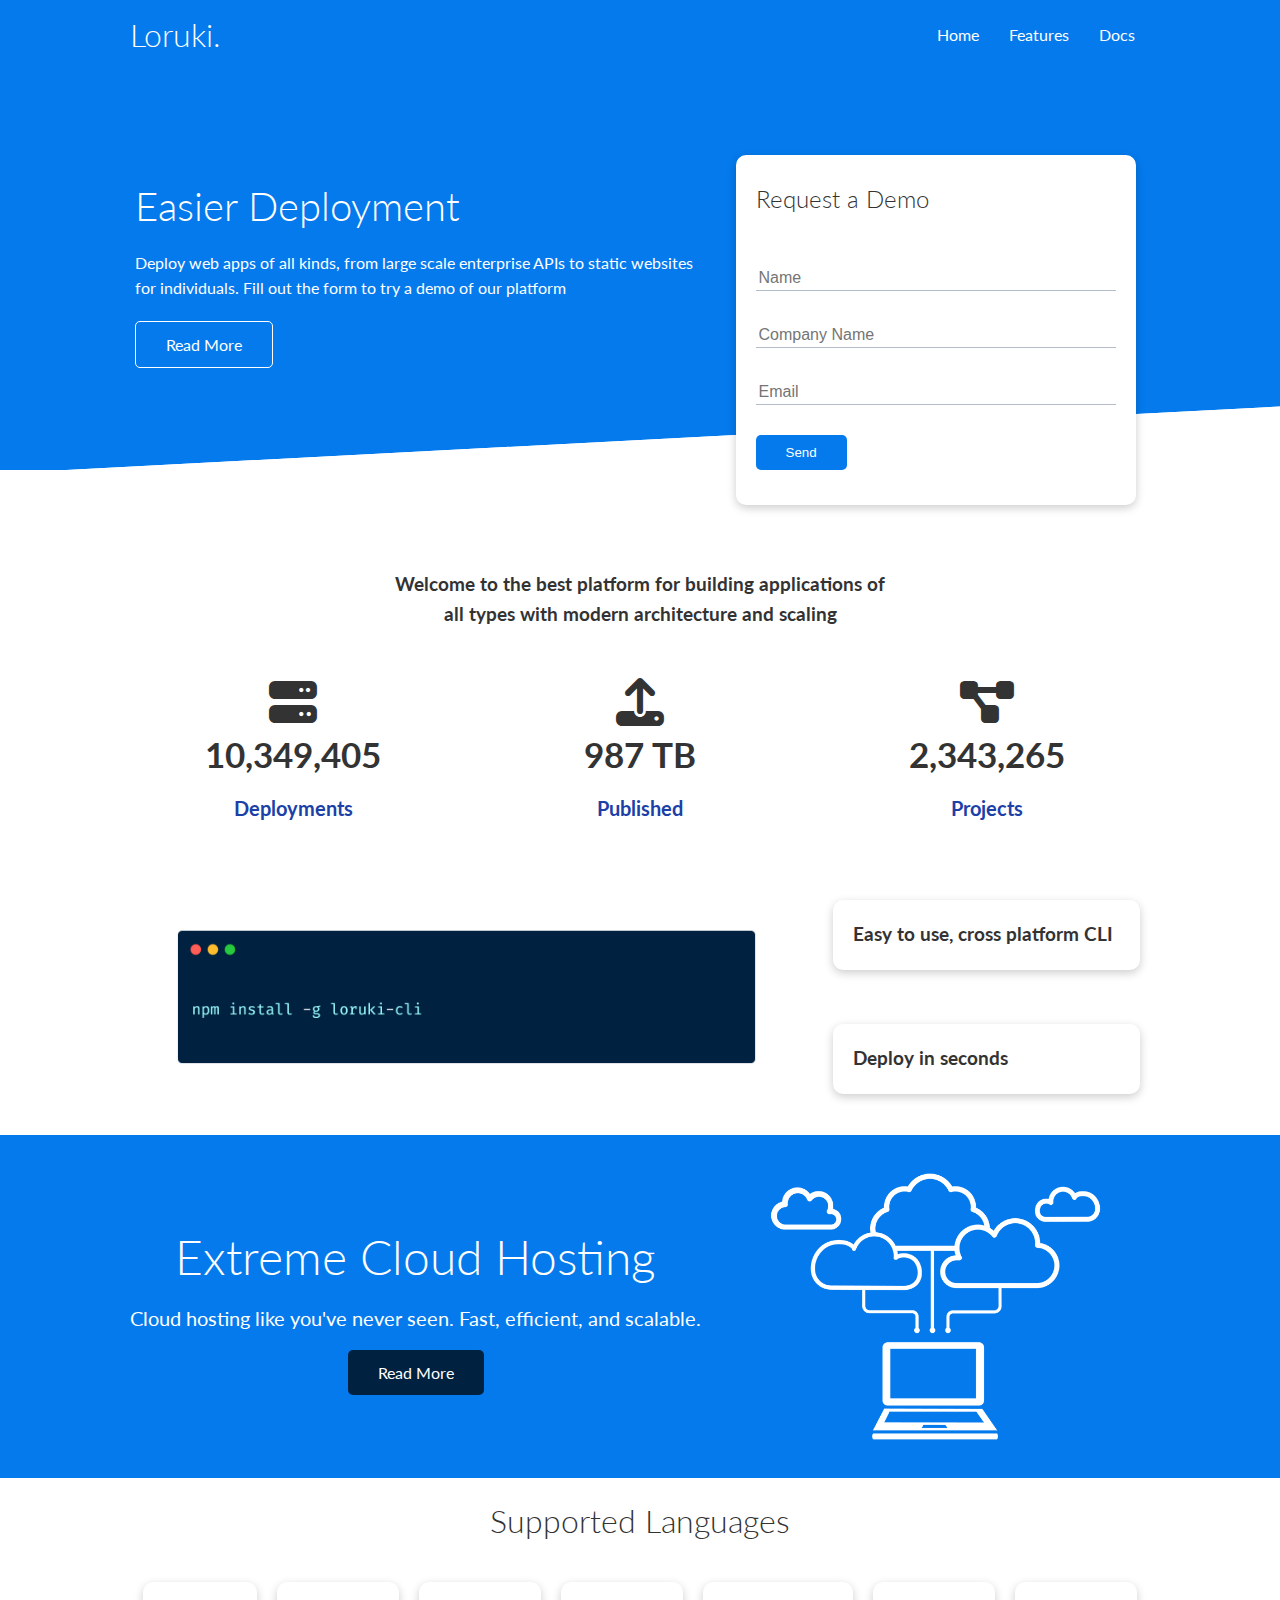
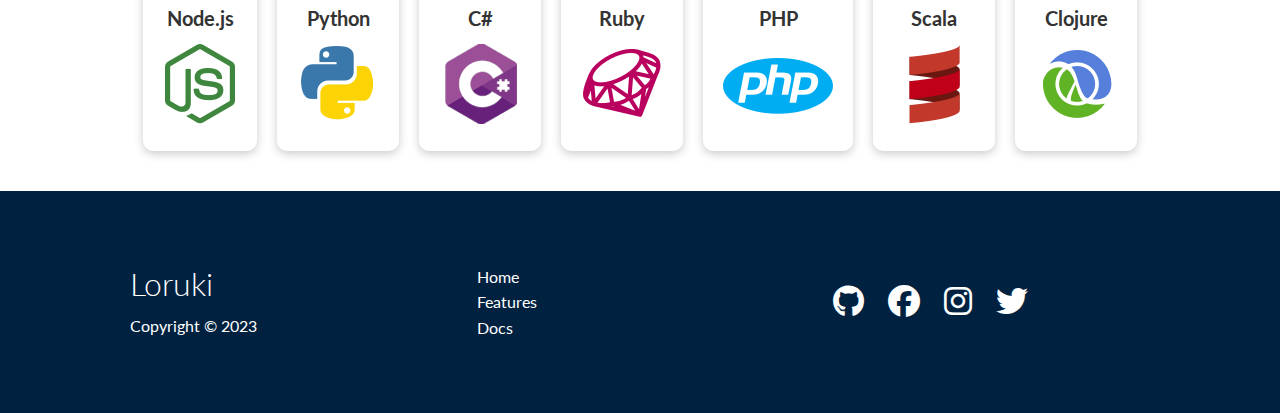
<file: index.html>
<!DOCTYPE html>
<html lang="en">
  <head>
    <meta charset="UTF-8" />
    <meta name="viewport" content="width=device-width, initial-scale=1.0" />
    <title>Loruki | Cloud Hosting for Everyone</title>
    <link rel="stylesheet" href="css/style.css" />
    <link rel="stylesheet" href="css/utilities.css" />
    <link
      rel="stylesheet"
      href="https://cdnjs.cloudflare.com/ajax/libs/font-awesome/6.4.0/css/all.min.css"
    />
  </head>
  <body>
    <!-- Navbar -->
    <div class="navbar">
      <div class="container flex">
        <h1 class="logo">Loruki.</h1>
        <nav>
          <ul>
            <li><a href="index.html">Home</a></li>
            <li><a href="features.html">Features</a></li>
            <li><a href="docs.html">Docs</a></li>
          </ul>
        </nav>
      </div>
    </div>

    <!-- Showcase -->
    <section class="showcase">
      <div class="container grid">
        <div class="showcase-text">
          <h1>Easier Deployment</h1>
          <p>
            Deploy web apps of all kinds, from large scale enterprise APIs to
            static websites for individuals. Fill out the form to try a demo of
            our platform
          </p>
          <a href="features.html" class="btn btn-outline">Read More</a>
        </div>
        <div class="showcase-form card">
          <h2>Request a Demo</h2>
          <form
            name="contact"
            method="POST"
            netlify-honeypot="bot-field"
            data-netlify="true"
          >
            <input type="hidden" name="form-name" value="contact" />
            <p class="hidden">
              <label
                >Don't fill this out if you're human: <input name="bot-field"
              /></label>
            </p>
            <div class="form-control">
              <input type="text" name="name" placeholder="Name" required />
            </div>
            <div class="form-control">
              <input
                type="text"
                name="company"
                placeholder="Company Name"
                required
              />
            </div>
            <div class="form-control">
              <input type="email" name="email" placeholder="Email" required />
            </div>
            <input type="submit" value="Send" class="btn btn-primary" />
          </form>
        </div>
      </div>
    </section>
    <!-- Stats -->
    <section class="stats">
      <div class="container">
        <h3 class="stats-heading text-center">
          Welcome to the best platform for building applications of all types
          with modern architecture and scaling
        </h3>

        <div class="grid grid-3 text-center my-4">
          <div>
            <i class="fas fa-server fa-3x"></i>
            <h3>10,349,405</h3>
            <p class="text-secondary">Deployments</p>
          </div>
          <div>
            <i class="fas fa-upload fa-3x"></i>
            <h3>987 TB</h3>
            <p class="text-secondary">Published</p>
          </div>
          <div>
            <i class="fas fa-project-diagram fa-3x"></i>
            <h3>2,343,265</h3>
            <p class="text-secondary">Projects</p>
          </div>
        </div>
      </div>
    </section>

    <!-- Cli -->
    <section class="cli">
      <div class="container grid">
        <img src="images/cli.png" alt="" />
        <div class="card">
          <h3>Easy to use, cross platform CLI</h3>
        </div>
        <div class="card">
          <h3>Deploy in seconds</h3>
        </div>
      </div>
    </section>

    <!-- Cloud -->
    <section class="cloud bg-primary my-2 py-2">
      <div class="container grid">
        <div class="text-center">
          <h2 class="lg">Extreme Cloud Hosting</h2>
          <p class="lead my-1">
            Cloud hosting like you've never seen. Fast, efficient, and scalable.
          </p>
          <a href="features.html" class="btn btn-dark">Read More</a>
        </div>
        <img src="images/cloud.png" alt="" />
      </div>
    </section>

    <!-- Languages -->
    <section class="languages">
      <h2 class="md text-center my-2">Supported Languages</h2>
      <div class="container flex">
        <div class="card">
          <h4>Node.js</h4>
          <img src="images/logos/node.png" alt="" />
        </div>
        <div class="card">
          <h4>Python</h4>
          <img src="images/logos/python.png" alt="" />
        </div>
        <div class="card">
          <h4>C#</h4>
          <img src="images/logos/csharp.png" alt="" />
        </div>
        <div class="card">
          <h4>Ruby</h4>
          <img src="images/logos/ruby.png" alt="" />
        </div>
        <div class="card">
          <h4>PHP</h4>
          <img src="images/logos/php.png" alt="" />
        </div>
        <div class="card">
          <h4>Scala</h4>
          <img src="images/logos/scala.png" alt="" />
        </div>
        <div class="card">
          <h4>Clojure</h4>
          <img src="images/logos/clojure.png" alt="" />
        </div>
      </div>
    </section>

    <!-- Footer -->
    <footer class="footer bg-dark py-5">
      <div class="container grid grid-3">
        <div>
          <h1>Loruki</h1>
          <p>Copyright &copy; 2023</p>
        </div>
        <nav>
          <ul>
            <li><a href="index.html">Home</a></li>
            <li><a href="features.html">Features</a></li>
            <li><a href="docs.html">Docs</a></li>
          </ul>
        </nav>
        <div class="social">
          <a href="#"><i class="fab fa-github fa-2x"></i></a>
          <a href="#"><i class="fab fa-facebook fa-2x"></i></a>
          <a href="#"><i class="fab fa-instagram fa-2x"></i></a>
          <a href="#"><i class="fab fa-twitter fa-2x"></i></a>
        </div>
      </div>
    </footer>
  </body>
</html>
</file>
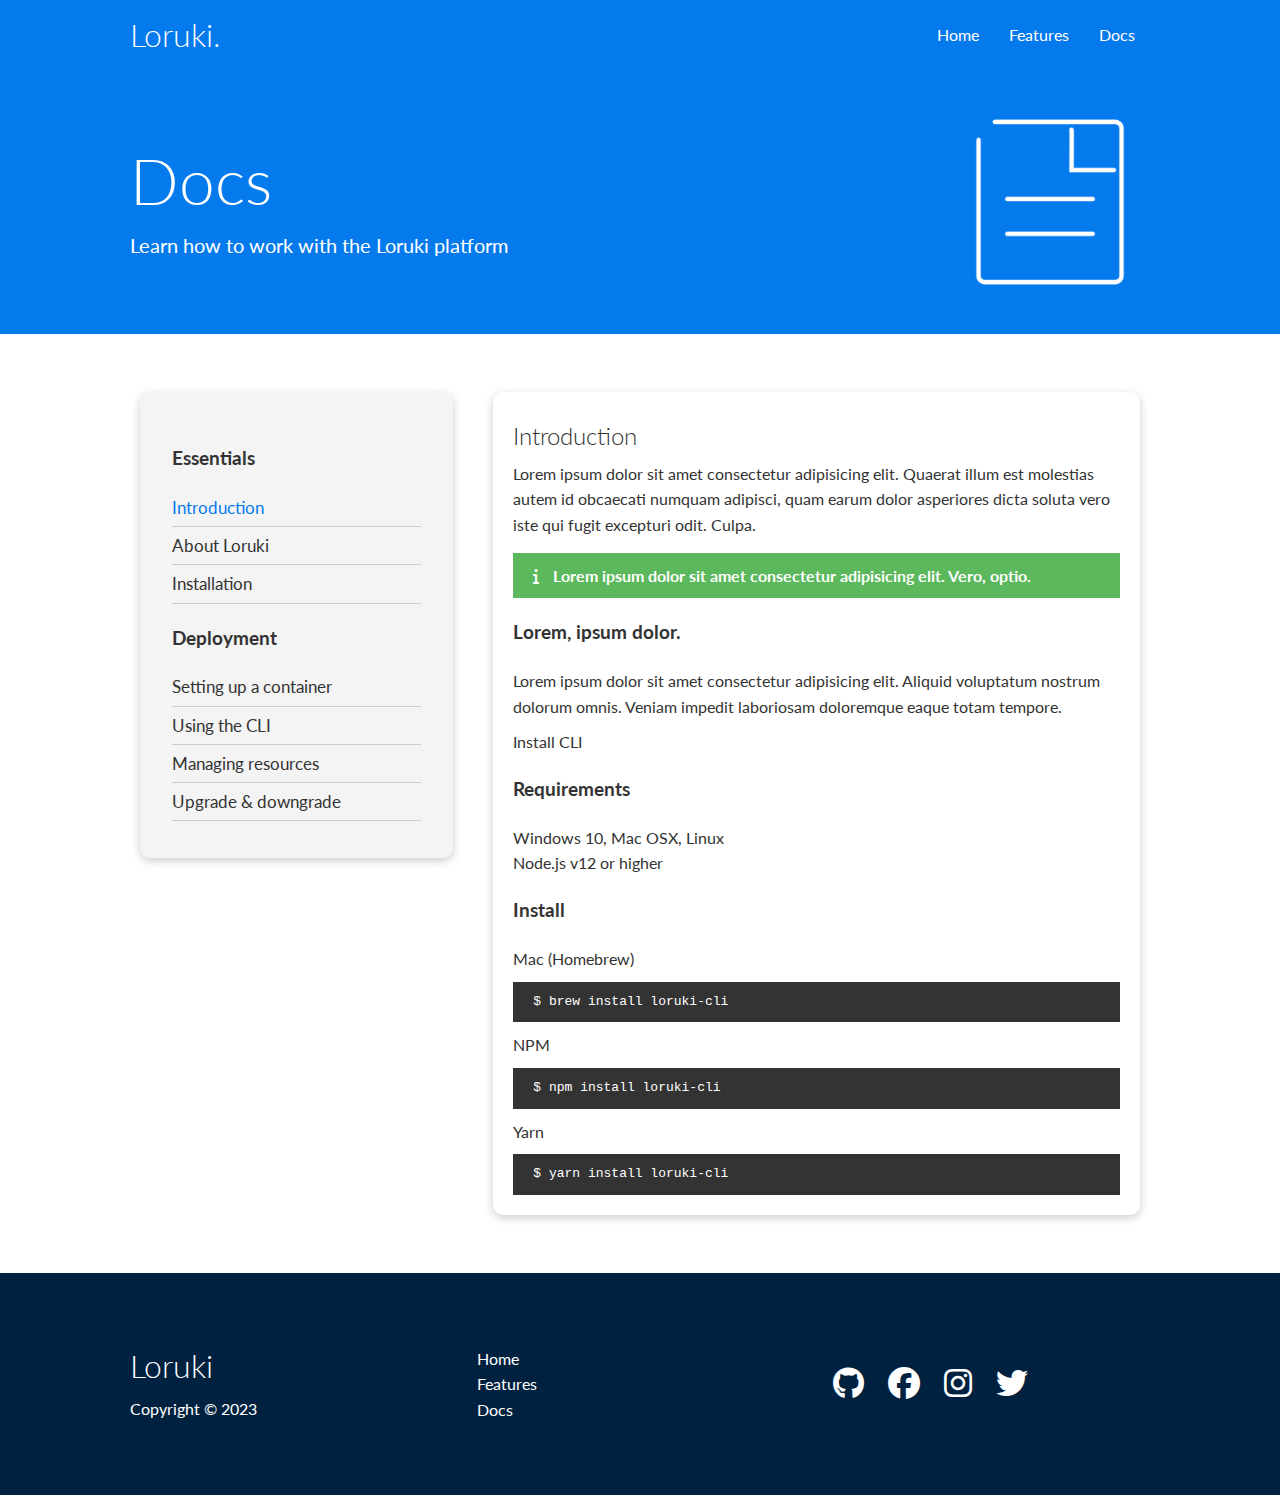
<file: docs.html>
<!DOCTYPE html>
<html lang="en">
  <head>
    <meta charset="UTF-8" />
    <meta name="viewport" content="width=device-width, initial-scale=1.0" />
    <title>Loruki | Cloud Hosting for Everyone</title>
    <link
      rel="stylesheet"
      href="https://cdnjs.cloudflare.com/ajax/libs/font-awesome/6.4.0/css/all.min.css"
    />
    <link rel="stylesheet" href="css/utilities.css" />
    <link rel="stylesheet" href="css/style.css" />
  </head>
  <body>
    <!-- Navbar -->
    <div class="navbar">
      <div class="container flex">
        <h1 class="logo">Loruki.</h1>
        <nav>
          <ul>
            <li><a href="index.html">Home</a></li>
            <li><a href="features.html">Features</a></li>
            <li><a href="docs.html">Docs</a></li>
          </ul>
        </nav>
      </div>
    </div>

    <!-- Head -->
    <section class="docs-head bg-primary py-3">
      <div class="container grid">
        <div>
          <h1 class="xl">Docs</h1>
          <p class="lead">Learn how to work with the Loruki platform</p>
        </div>
        <img src="images/docs.png" alt="" />
      </div>
    </section>

    <!-- Docs Main -->
    <section class="docs-main my-4">
      <div class="container grid">
        <div class="card bg-light p-3">
          <h3 class="my-2">Essentials</h3>
          <nav>
            <ul>
              <li><a class="text-primary" href="#">Introduction</a></li>
              <li><a href="#">About Loruki</a></li>
              <li><a href="#">Installation</a></li>
            </ul>
          </nav>
          <h3 class="my-2">Deployment</h3>
          <nav>
            <ul>
              <li><a href="#">Setting up a container</a></li>
              <li><a href="#">Using the CLI</a></li>
              <li><a href="#">Managing resources</a></li>
              <li><a href="#">Upgrade & downgrade</a></li>
            </ul>
          </nav>
        </div>
        <div class="card">
          <h2>Introduction</h2>
          <p>
            Lorem ipsum dolor sit amet consectetur adipisicing elit. Quaerat
            illum est molestias autem id obcaecati numquam adipisci, quam earum
            dolor asperiores dicta soluta vero iste qui fugit excepturi odit.
            Culpa.
          </p>

          <div class="alert alert-success">
            <i class="fas fa-info"></i> Lorem ipsum dolor sit amet consectetur
            adipisicing elit. Vero, optio.
          </div>

          <h3>Lorem, ipsum dolor.</h3>
          <p>
            Lorem ipsum dolor sit amet consectetur adipisicing elit. Aliquid
            voluptatum nostrum dolorum omnis. Veniam impedit laboriosam
            doloremque eaque totam tempore.
          </p>
          <a href="#" class="btn-btn-primary">Install CLI</a>

          <h3>Requirements</h3>
          <ul>
            <li>Windows 10, Mac OSX, Linux</li>
            <li>Node.js v12 or higher</li>
          </ul>

          <h3>Install</h3>
          <p>Mac (Homebrew)</p>
          <pre><code>$ brew install loruki-cli</code></pre>
          <p>NPM</p>
          <pre><code>$ npm install loruki-cli</code></pre>
          <p>Yarn</p>
          <pre><code>$ yarn install loruki-cli</code></pre>
        </div>
      </div>
    </section>

    <!-- Footer -->
    <footer class="footer bg-dark py-5">
      <div class="container grid grid-3">
        <div>
          <h1>Loruki</h1>
          <p>Copyright &copy; 2023</p>
        </div>
        <nav>
          <ul>
            <li><a href="index.html">Home</a></li>
            <li><a href="features.html">Features</a></li>
            <li><a href="docs.html">Docs</a></li>
          </ul>
        </nav>
        <div class="social">
          <a href="#"><i class="fab fa-github fa-2x"></i></a>
          <a href="#"><i class="fab fa-facebook fa-2x"></i></a>
          <a href="#"><i class="fab fa-instagram fa-2x"></i></a>
          <a href="#"><i class="fab fa-twitter fa-2x"></i></a>
        </div>
      </div>
    </footer>
  </body>
</html>
</file>
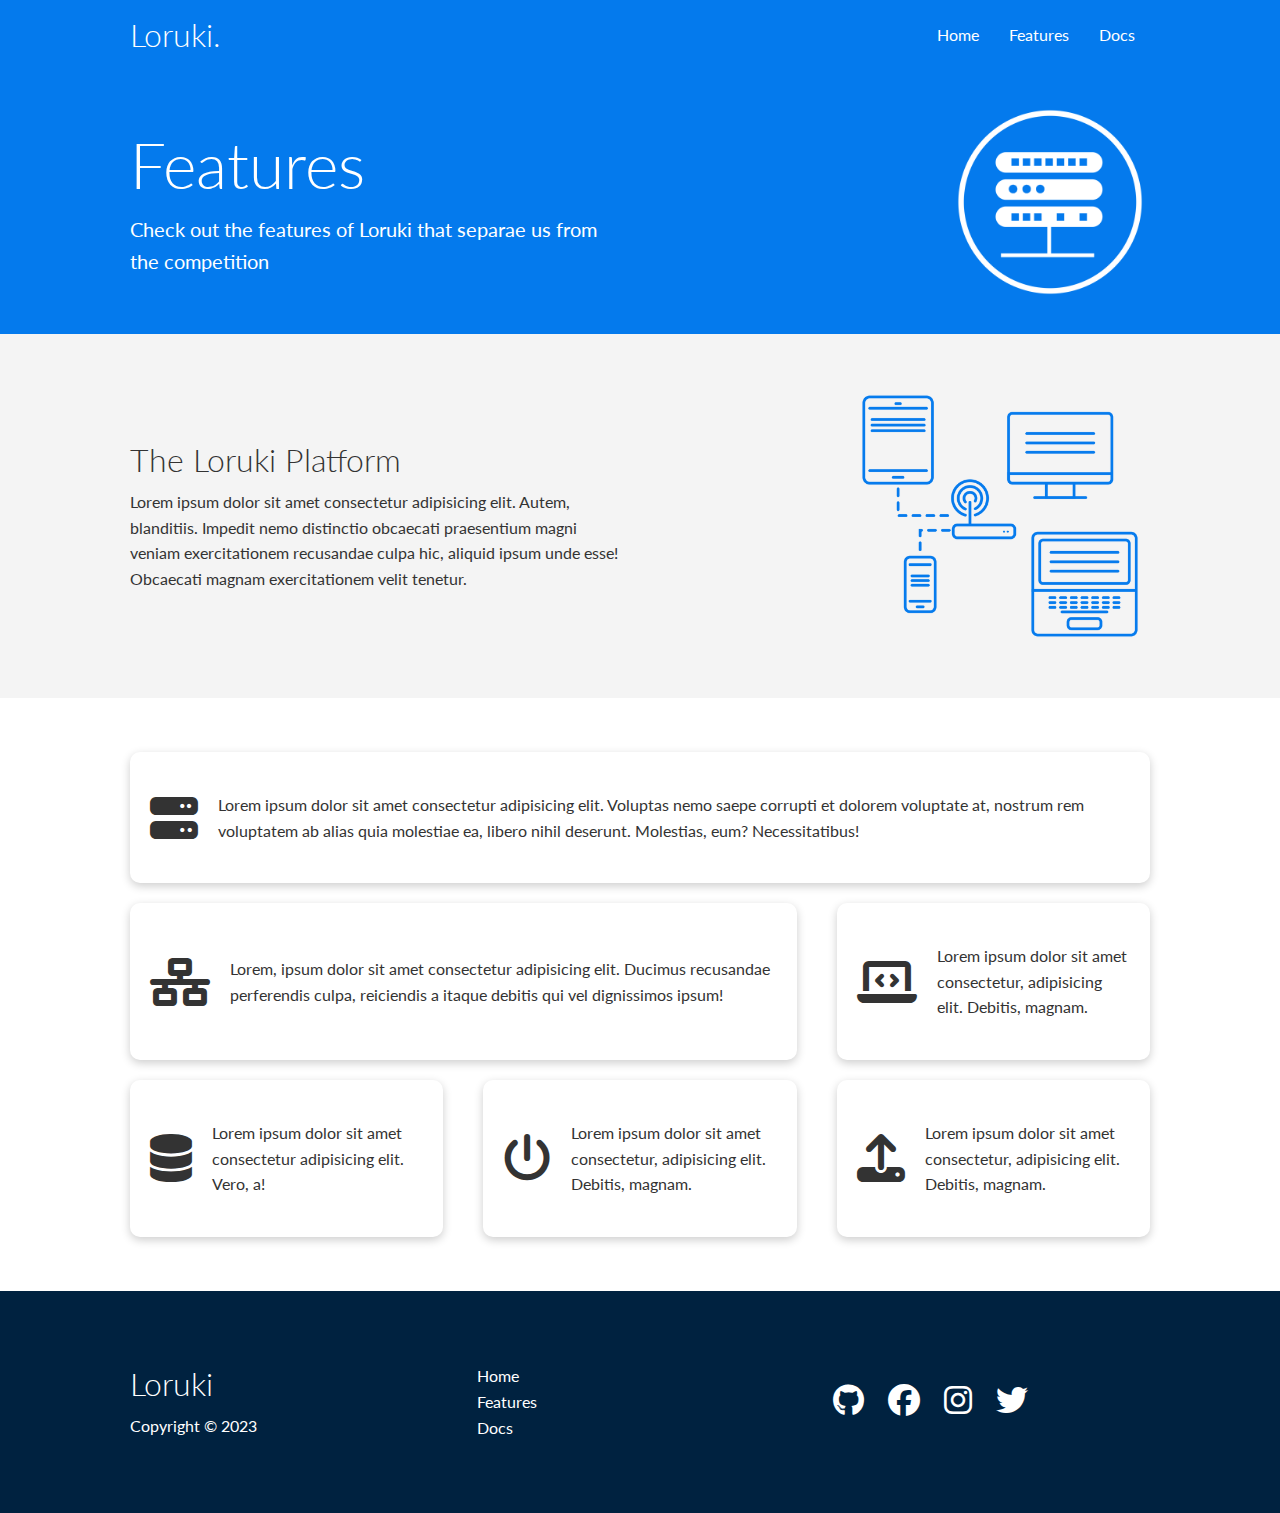
<file: features.html>
<!DOCTYPE html>
<html lang="en">
  <head>
    <meta charset="UTF-8" />
    <meta name="viewport" content="width=device-width, initial-scale=1.0" />
    <title>Loruki | Cloud Hosting for Everyone</title>
    <link rel="stylesheet" href="css/utilities.css" />
    <link rel="stylesheet" href="css/style.css" />

    <link
      rel="stylesheet"
      href="https://cdnjs.cloudflare.com/ajax/libs/font-awesome/6.4.0/css/all.min.css"
    />
  </head>
  <body>
    <!-- Navbar -->
    <div class="navbar">
      <div class="container flex">
        <h1 class="logo">Loruki.</h1>
        <nav>
          <ul>
            <li><a href="index.html">Home</a></li>
            <li><a href="features.html">Features</a></li>
            <li><a href="docs.html">Docs</a></li>
          </ul>
        </nav>
      </div>
    </div>

    <!-- Head -->
    <section class="features-head bg-primary py-3">
      <div class="container grid">
        <div>
          <h1 class="xl">Features</h1>
          <p class="lead">
            Check out the features of Loruki that separae us from the
            competition
          </p>
        </div>
        <img src="images/server.png" alt="" />
      </div>
    </section>

    <!-- SubHead -->
    <section class="features-sub-head bg-light py-3">
      <div class="container grid">
        <div>
          <h1 class="md">The Loruki Platform</h1>
          <p>
            Lorem ipsum dolor sit amet consectetur adipisicing elit. Autem,
            blanditiis. Impedit nemo distinctio obcaecati praesentium magni
            veniam exercitationem recusandae culpa hic, aliquid ipsum unde esse!
            Obcaecati magnam exercitationem velit tenetur.
          </p>
        </div>
        <img src="images/server2.png" alt="" />
      </div>
    </section>

    <!-- Main -->
    <section class="features-main my-2">
      <div class="container grid grid-3">
        <div class="card flex">
          <i class="fas fa-server fa-3x"></i>
          <p>
            Lorem ipsum dolor sit amet consectetur adipisicing elit. Voluptas
            nemo saepe corrupti et dolorem voluptate at, nostrum rem voluptatem
            ab alias quia molestiae ea, libero nihil deserunt. Molestias, eum?
            Necessitatibus!
          </p>
        </div>
        <div class="card flex">
          <i class="fas fa-network-wired fa-3x"></i>
          <p>
            Lorem, ipsum dolor sit amet consectetur adipisicing elit. Ducimus
            recusandae perferendis culpa, reiciendis a itaque debitis qui vel
            dignissimos ipsum!
          </p>
        </div>
        <div class="card flex">
          <i class="fas fa-laptop-code fa-3x"></i>
          <p>
            Lorem ipsum dolor sit amet consectetur, adipisicing elit. Debitis,
            magnam.
          </p>
        </div>
        <div class="card flex">
          <i class="fas fa-database fa-3x"></i>
          <p>
            Lorem ipsum dolor sit amet consectetur adipisicing elit. Vero, a!
          </p>
        </div>
        <div class="card flex">
          <i class="fas fa-power-off fa-3x"></i>
          <p>
            Lorem ipsum dolor sit amet consectetur, adipisicing elit. Debitis,
            magnam.
          </p>
        </div>
        <div class="card flex">
          <i class="fas fa-upload fa-3x"></i>
          <p>
            Lorem ipsum dolor sit amet consectetur, adipisicing elit. Debitis,
            magnam.
          </p>
        </div>
      </div>
    </section>

    <!-- Footer -->
    <footer class="footer bg-dark py-5">
      <div class="container grid grid-3">
        <div>
          <h1>Loruki</h1>
          <p>Copyright &copy; 2023</p>
        </div>
        <nav>
          <ul>
            <li><a href="index.html">Home</a></li>
            <li><a href="features.html">Features</a></li>
            <li><a href="docs.html">Docs</a></li>
          </ul>
        </nav>
        <div class="social">
          <a href="#"><i class="fab fa-github fa-2x"></i></a>
          <a href="#"><i class="fab fa-facebook fa-2x"></i></a>
          <a href="#"><i class="fab fa-instagram fa-2x"></i></a>
          <a href="#"><i class="fab fa-twitter fa-2x"></i></a>
        </div>
      </div>
    </footer>
  </body>
</html>
</file>
<file: css/style.css>
@import url("https://fonts.googleapis.com/css2?family=Lato:wght@300&display=swap");

:root {
  --primary-color: #047aed;
  --secondary-color: #1c3fa8;
  --dark-color: #002240;
  --light-color: #f4f4f4;
  --success-color: #5cb85c;
  --error-color: #d9534f;
}

* {
  box-sizing: border-box;
  padding: 0;
  margin: 0;
}

body {
  font-family: "Lato", sans-serif;
  color: #333;
  line-height: 1.6;
}

ul {
  list-style-type: none;
}

a {
  text-decoration: none;
  color: #333;
}

h1,
h2 {
  font-weight: 300;
  line-height: 1.2;
  margin: 10px 0;
}

p {
  margin: 10px 0;
}

img {
  width: 100%;
  /* keeps the image within its container  */
}

code,
pre {
  background: #333;
  color: white;
  padding: 10px;
}

.hidden {
  visibility: hidden;
  height: 0;
}

/* Navbar*/
.navbar {
  background-color: var(--primary-color);
  color: white;
  height: 70px;
}

.navbar ul {
  display: flex;
}

.navbar a {
  color: white;
  padding: 10px;
  margin: 0 5px;
}

.navbar ul a:hover {
  border-bottom: 2px solid white;
}

.navbar .flex {
  justify-content: space-between;
}

/* Showcase */
.showcase {
  height: 400px;
  background-color: var(--primary-color);
  color: white;
  position: relative;
}

.showcase h1 {
  font-size: 40px;
}

.showcase p {
  margin: 20px 0;
}

.showcase .grid {
  /* eliminates the scrollbar and overflows off div for effect (line 94) */
  overflow: visible;
  grid-template-columns: 55% auto;
  gap: 30px;
}

.showcase-text {
  animation: slideInFromLeft 1s ease-in;
}

.showcase-form {
  position: relative;
  top: 60px;
  height: 350px;
  width: 400px;
  padding: 40px;
  /* always in front */
  z-index: 100;
  justify-self: flex-end;
  animation: slideInFromRight 1s ease-in;
}

.showcase-form .form-control {
  margin: 30px 0;
}

.showcase-form input[type="text"],
.showcase-form input[type="email"] {
  border: 0;
  border-bottom: 1px solid #b4becb;
  width: 100%;
  padding: 3px;
  font-size: 16px;
}

.showcase-form input:focus {
  outline: none;
}

/* Creates slanted div */
.showcase::before,
.showcase::after {
  content: "";
  position: absolute;
  height: 100px;
  bottom: -70px;
  right: 0;
  left: 0;
  background: #fff;
  /* for browser compatibility */
  transform: skewY(-3deg);
  -webkit-transform: skewY(-3deg);
  -moz-transform: skewY(-3deg);
  -ms-transform: skewY(-3deg);
}

/* Stats */
.stats {
  padding-top: 100px;
  animation: slideInFromBottom 1s ease-in;
}

.stats-heading {
  max-width: 500px;
  /* Had to delete my-1 because it was overriding this margin */
  margin: auto;
}

.stats .grid h3 {
  font-size: 35px;
}

.stats .grid p {
  font-size: 20px;
  font-weight: bold;
}

/* Cli */
.cli .grid {
  grid-template-columns: repeat(3, 1fr);
  grid-template-rows: repeat(2, 1fr);
}

.cli .grid > *:first-child {
  grid-column: 1 / span 2;
  grid-row: 1 / span 2;
}

/* Cloud */
.cloud .grid {
  grid-template-columns: 4fr 3fr;
}

/* Languages */

.languages .flex {
  flex-wrap: wrap;
}

.languages .card {
  text-align: center;
  margin: 18px 10px 40px;
  transition: transform 0.2s ease-in;
}

.languages .card h4 {
  font-size: 20px;
  margin-bottom: 10px;
}

.languages .card:hover {
  transform: translateY(-15px);
}

/* Features */
.features-head img,
.docs-head img {
  width: 200px;
  justify-self: flex-end;
}

.features-sub-head img {
  width: 300px;
  justify-self: flex-end;
}

.features-main .card > i {
  margin-right: 20px;
}

.features-main .grid {
  padding: 30px;
}

.features-main .grid > *:first-child {
  grid-column: 1 / span 3;
}

.features-main .grid > *:nth-child(2) {
  grid-column: 1 / span 2;
}

/* Docs */
.docs-main h3 {
  margin: 20px 0;
}

.docs-main .grid {
  grid-template-columns: 1fr 2fr;
  align-items: flex-start;
}

.docs-main nav li {
  font-size: 17px;
  padding-bottom: 5px;
  margin-bottom: 5px;
  border-bottom: 1px #ccc solid;
}

.docs-main a:hover {
  font-weight: bold;
}

/* Footer */
.footer .social a {
  margin: 0 10px;
}

/* Animations */
@keyframes slideInFromLeft {
  0% {
    transform: translateX(-100%);
  }

  100% {
    transform: translateX(0);
  }
}

@keyframes slideInFromRight {
  0% {
    transform: translateX(100%);
  }

  100% {
    transform: translateX(0);
  }
}

@keyframes slideInFromTop {
  0% {
    transform: translateY(-100%);
  }

  100% {
    transform: translateX(0);
  }
}

@keyframes slideInFromBottom {
  0% {
    transform: translateY(100%);
  }

  100% {
    transform: translateX(0);
  }
}

/* Tablets and under */
@media (max-width: 768px) {
  .grid,
  .showcase .grid,
  .stats .grid,
  .cli .grid,
  .cloud .grid,
  .features-main .grid,
  .docs-main .grid {
    grid-template-columns: 1fr;
    grid-template-rows: 1fr;
  }

  .showcase {
    height: auto;
  }

  .showcase-text {
    text-align: center;
    margin-top: 40px;
    animation: slideInFromTop 1s ease-in;
  }

  .showcase-form {
    justify-self: center;
    margin: auto;
    animation: slideInFromBottom 1s ease-in;
  }

  .cli .grid > *:first-child {
    grid-column: 1;
    grid-row: 1;
  }

  .features-head,
  .features-sub-head,
  .docs-head {
    text-align: center;
  }

  .features-head img,
  .features-sub-head img,
  .docs-head img {
    justify-self: center;
  }

  .features-main .grid > *:first-child,
  .features-main .grid > *:nth-child(2) {
    grid-column: 1;
  }
}

/* Mobile */
@media (max-width: 500px) {
  .navbar {
    height: 110px;
  }

  .navbar .flex {
    flex-direction: column;
  }

  .navbar ul {
    padding: 10px;
    background-color: rgba(0, 0, 0, 0.1);
  }
}
</file>
<file: css/utilities.css>
.container {
  max-width: 1100px;
  margin: 0 auto;
  overflow: auto;
  padding: 0 40px;
}

.card {
  background-color: white;
  color: #333;
  border-radius: 10px;
  box-shadow: 0 3px 10px rgba(0, 0, 0, 0.2);
  padding: 20px;
  margin: 10px;
}

.btn {
  display: inline-block;
  padding: 10px 30px;
  cursor: pointer;
  background: var(--primary-color);
  color: white;
  border: none;
  border-radius: 5px;
}

.btn-outline {
  background-color: transparent;
  border: 1px solid white;
}

.btn:hover {
  transform: scale(0.98);
}

/* Backgrounds and colored buttons */
.bg-primary,
.btn-primary {
  background-color: var(--primary-color);
  color: white;
}
.bg-secondary,
.btn-secondary {
  background-color: var(--secondary-color);
  color: white;
}
.bg-dark,
.btn-dark {
  background-color: var(--dark-color);
  color: white;
}

.bg-light,
.btn-light {
  background-color: var(--light-color);
  color: #333;
}

.bg-primary a,
.btn-primary a,
.bg-secondary a,
.btn-secondary a,
.bg-dark a,
.btn-dark a {
  color: white;
}

/* Text Colors */

.text-primary {
  color: var(--primary-color);
}

.text-secondary {
  color: var(--secondary-color);
}

.text-dark {
  color: var(--dark-color);
}

.text-light {
  color: var(--light-color);
}

/* Text sizes */
.lead {
  font-size: 20px;
}

.sm {
  font-size: 1rem;
}

.md {
  font-size: 2rem;
}

.lg {
  font-size: 3rem;
}

.xl {
  font-size: 4rem;
}

.text-center {
  text-align: center;
}

/* Alert */
.alert {
  background-color: var(--light-color);
  padding: 10px 20px;
  font-weight: bold;
  margin: 15px 0;
}

.alert i {
  margin-right: 10px;
}

.alert-success {
  background-color: var(--success-color);
  color: white;
}

.alert-error {
  background-color: var(--error-color);
  color: white;
}

.flex {
  display: flex;
  justify-content: center;
  align-items: center;
  height: 100%;
}

.grid {
  display: grid;
  grid-template-columns: repeat(2, 1fr);
  gap: 20px;
  justify-content: center;
  align-items: center;
  height: 100%;
}

.grid-3 {
  grid-template-columns: repeat(3, 1fr);
}

/* Margin */
.my-1 {
  margin: 1rem 0;
}
.my-2 {
  margin: 1.5rem 0;
}
.my-3 {
  margin: 2rem 0;
}
.my-4 {
  margin: 3rem 0;
}
.my-5 {
  margin: 4rem 0;
}

.m-1 {
  margin: 1rem;
}
.m-2 {
  margin: 1.5rem;
}
.m-3 {
  margin: 2rem;
}
.m-4 {
  margin: 3rem;
}
.m-5 {
  margin: 4rem;
}

/* Padding */
.py-1 {
  padding: 1rem 0;
}
.py-2 {
  padding: 1.5rem 0;
}
.py-3 {
  padding: 2rem 0;
}
.py-4 {
  padding: 3rem 0;
}
.py-5 {
  padding: 4rem 0;
}

.p-1 {
  padding: 1rem;
}
.p-2 {
  padding: 1.5rem;
}
.p-3 {
  padding: 2rem;
}
.p-4 {
  padding: 3rem;
}
.p-5 {
  padding: 4rem;
}
</file>
